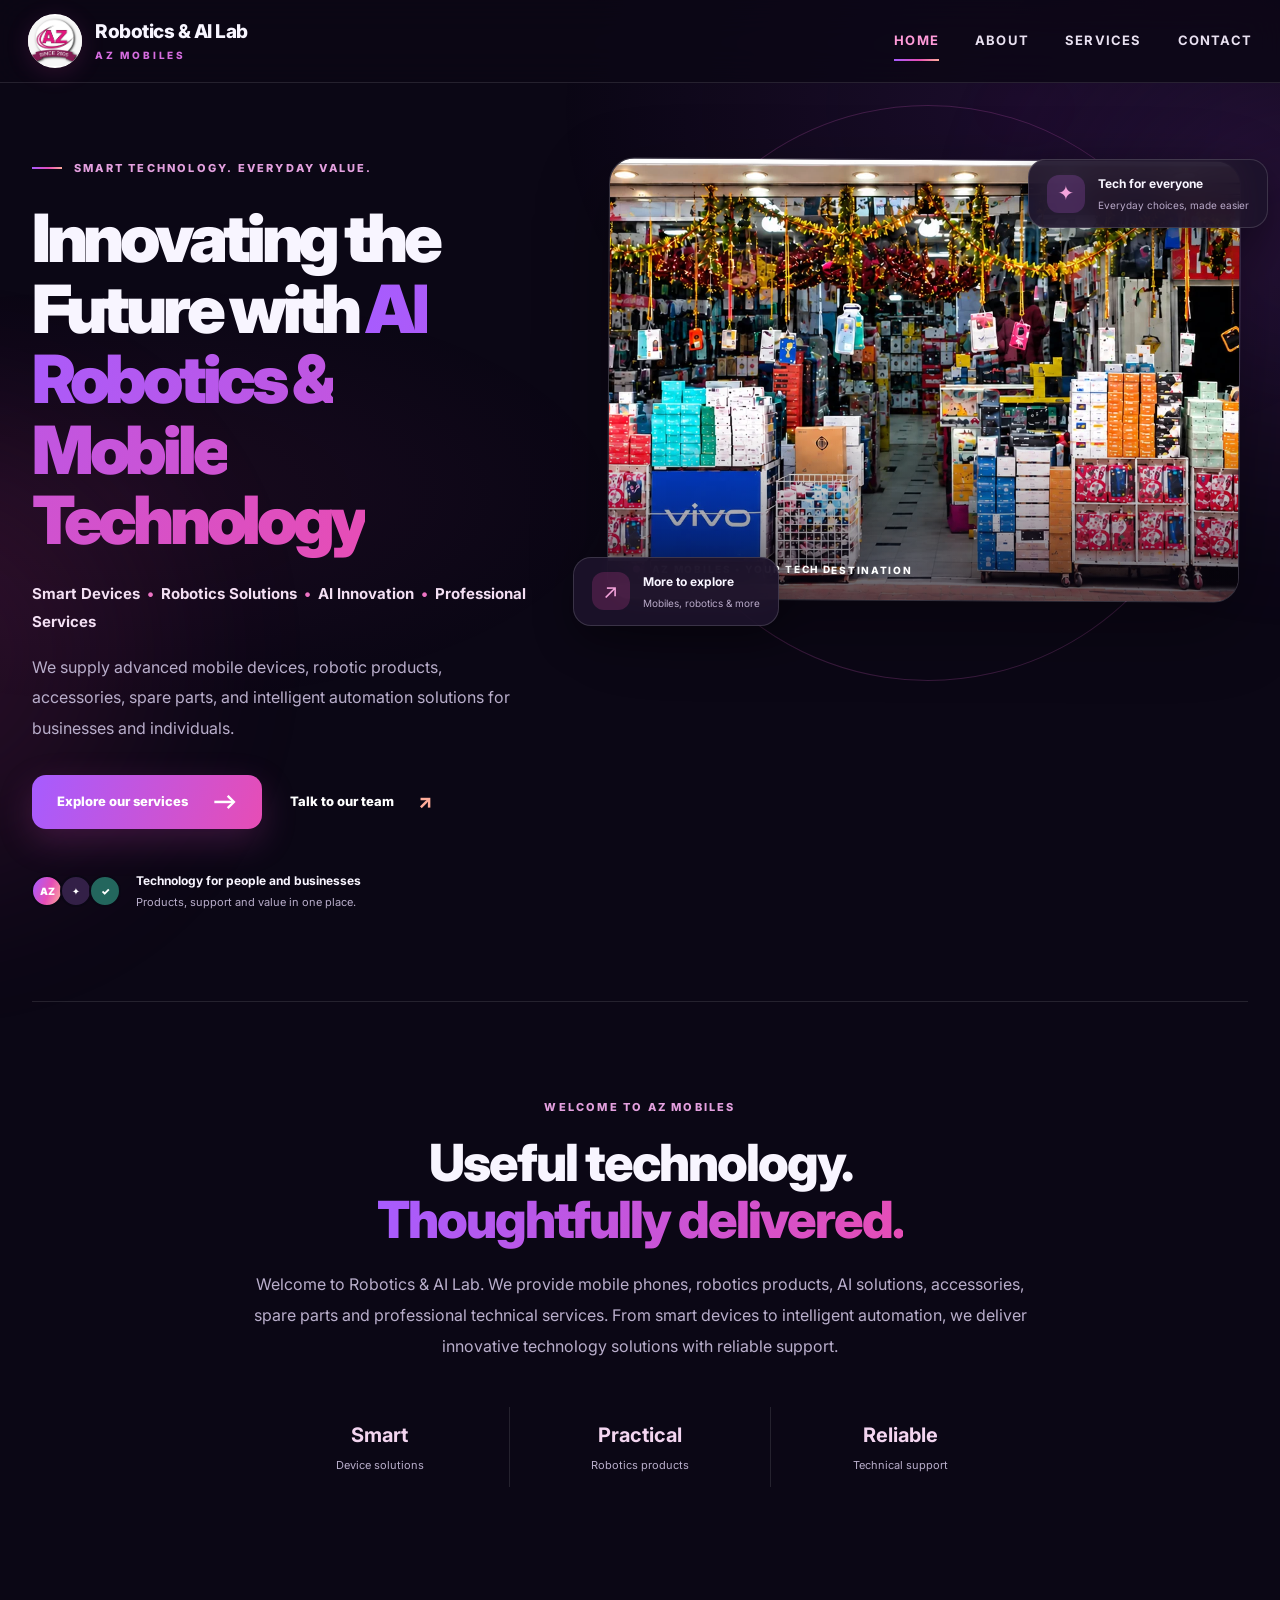
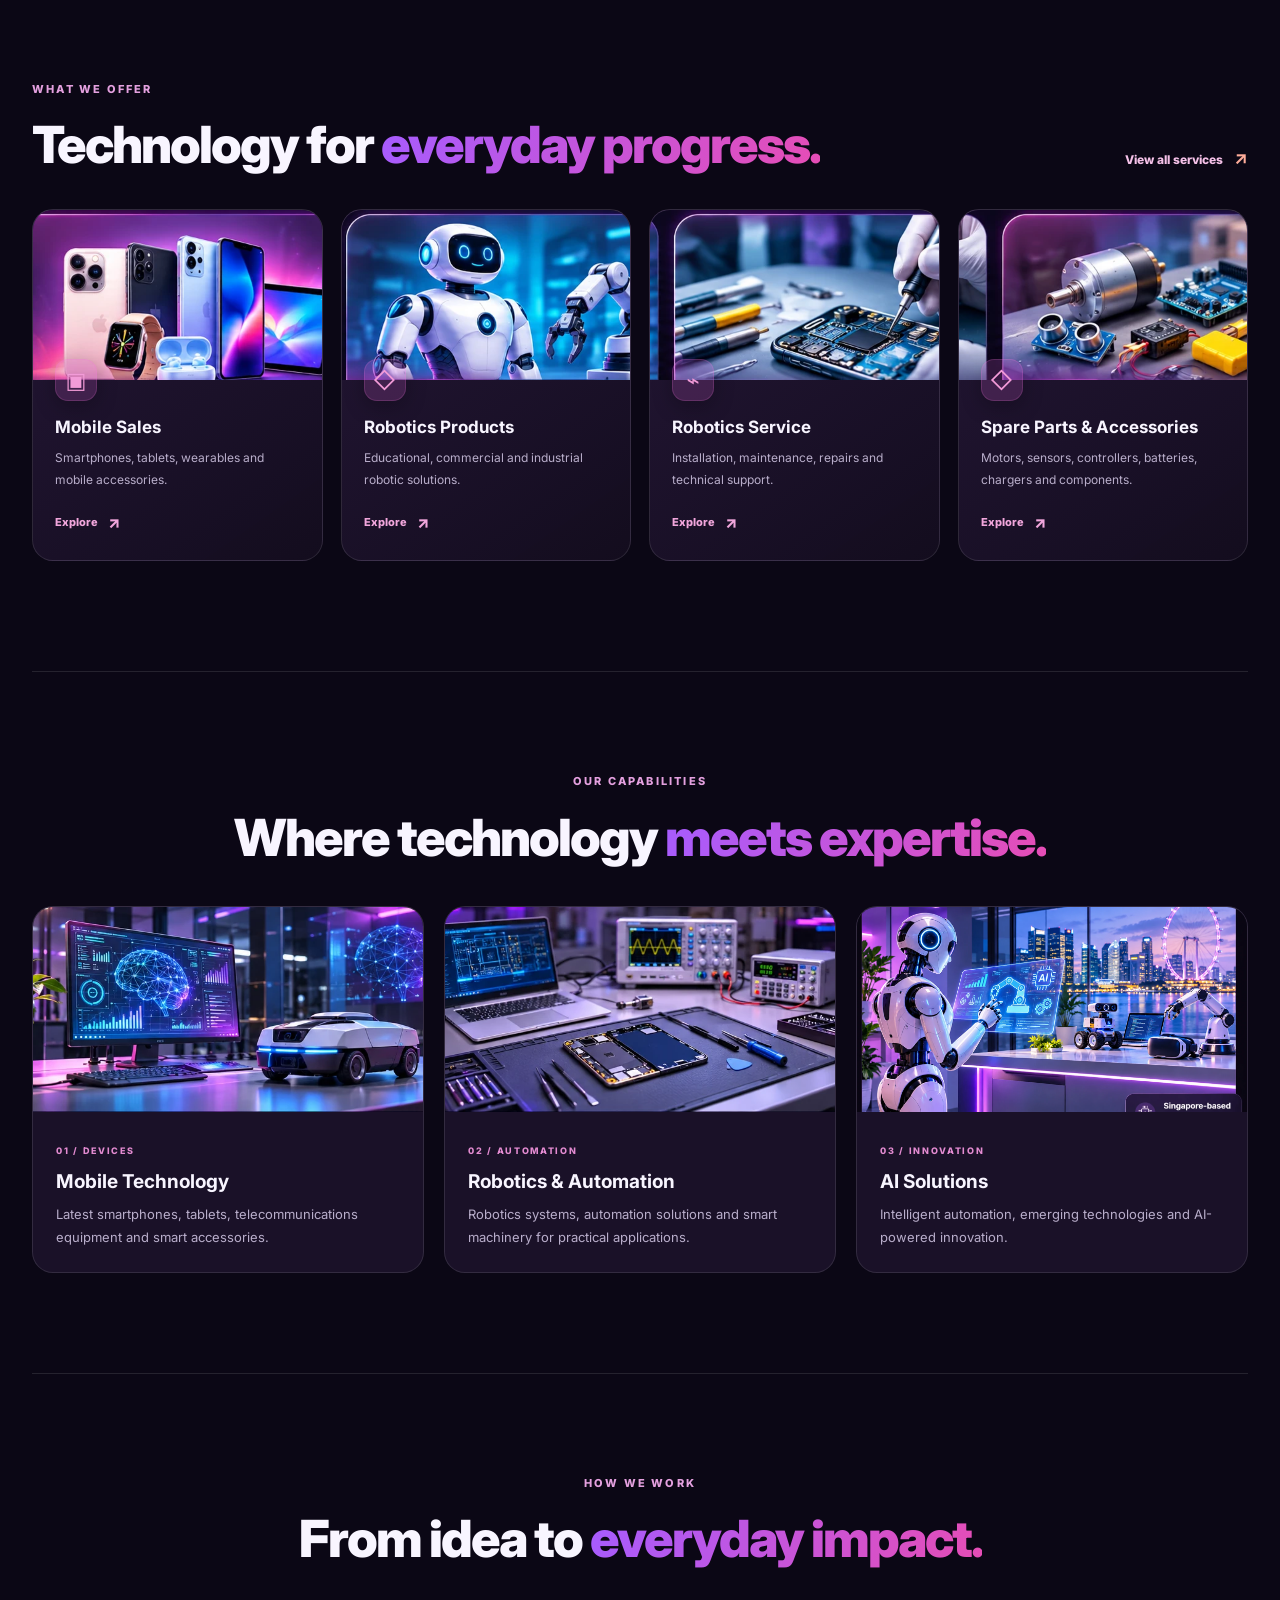
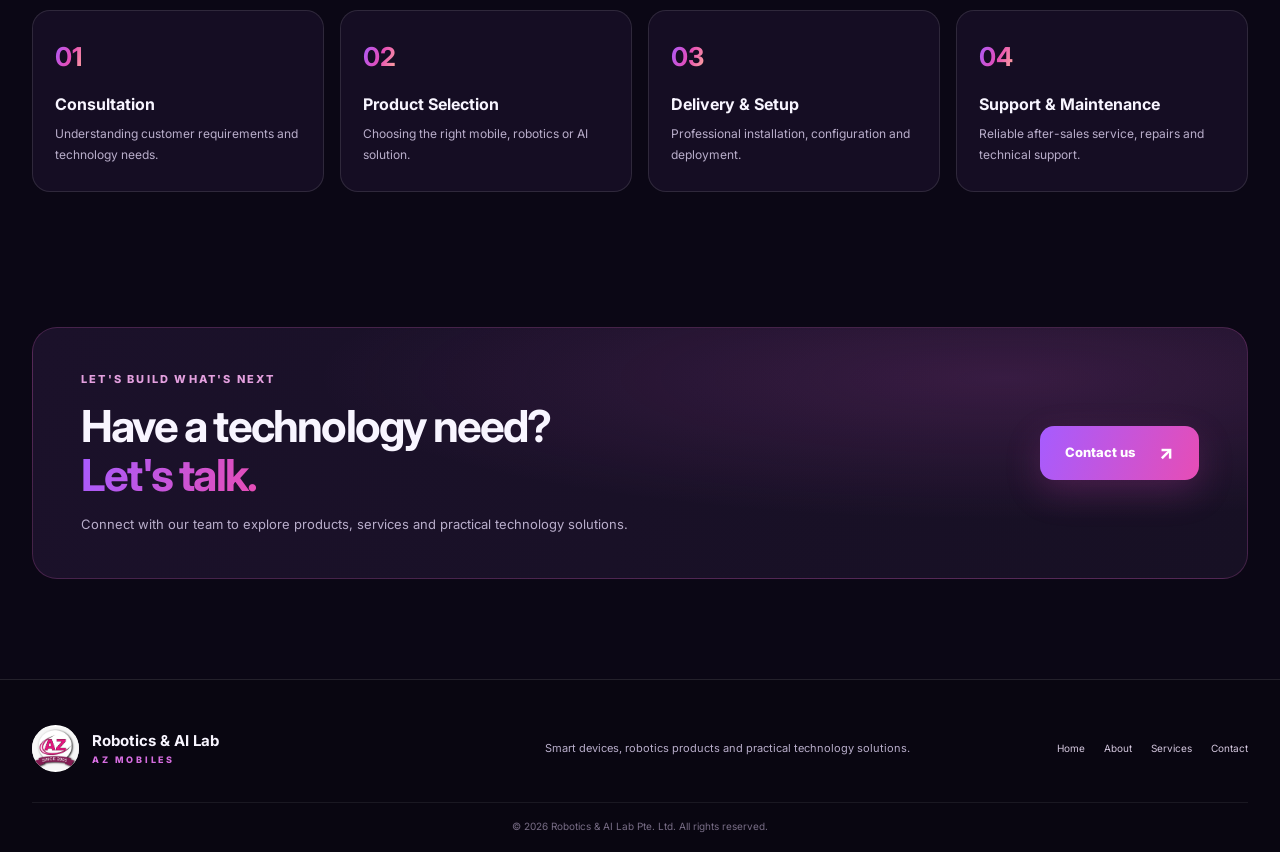
<file: index.html>
<!doctype html>
<html lang="en"><head><meta charset="utf-8"><meta name="viewport" content="width=device-width, initial-scale=1"><meta name="theme-color" content="#0b0715"><meta name="description" content="AZ Mobiles and Robotics & AI Lab — smart devices, robotics products, AI innovation and professional technical services."><title>AZ Mobiles | Robotics &amp; AI Lab</title><link rel="preconnect" href="https://fonts.googleapis.com"><link rel="preconnect" href="https://fonts.gstatic.com" crossorigin><link href="https://fonts.googleapis.com/css2?family=Inter:wght@400;500;600;700;800;900&display=swap" rel="stylesheet"><link rel="stylesheet" href="style.css"></head><body>
<div class="ambient ambient-one"></div><div class="ambient ambient-two"></div>
<header class="site-header"><div class="nav-wrap"><a class="brand" href="index.html" aria-label="AZ Mobiles home"><img src="images/az-since-2005-logo.jpeg" alt="AZ Since 2005 logo"><span class="brand-copy"><strong>Robotics &amp; AI Lab</strong><small>AZ MOBILES</small></span></a><button class="menu-toggle" aria-label="Open navigation" aria-expanded="false"><span></span><span></span><span></span></button><nav class="main-nav" aria-label="Main navigation"><a href="index.html">Home</a><a href="about.html">About</a><a href="services.html">Services</a><a href="contact.html">Contact</a></nav></div></header>
<main>
<section class="hero section-shell"><div class="hero-copy"><div class="eyebrow"><i></i> SMART TECHNOLOGY. EVERYDAY VALUE.</div><h1>Innovating the Future with <span>AI Robotics &amp; Mobile Technology</span></h1><p class="hero-lead">Smart Devices <b>•</b> Robotics Solutions <b>•</b> AI Innovation <b>•</b> Professional Services</p><p class="hero-description">We supply advanced mobile devices, robotic products, accessories, spare parts, and intelligent automation solutions for businesses and individuals.</p><div class="hero-actions"><a class="btn btn-primary" href="services.html">Explore our services <span>⟶</span></a><a class="btn btn-ghost" href="contact.html">Talk to our team <span>↗</span></a></div><div class="hero-proof"><div class="proof-avatars"><span>AZ</span><span>✦</span><span>✓</span></div><div><strong>Technology for people and businesses</strong><small>Products, support and value in one place.</small></div></div></div>
<div class="hero-visual"><div class="visual-ring"></div><div class="hero-photo"><img src="images/az-mobiles-storefront.webp" alt="AZ Mobiles storefront with smartphones and accessories"><div class="photo-label"><i></i> AZ MOBILES • YOUR TECH DESTINATION</div></div><div class="float-chip chip-top"><span class="chip-icon">✦</span><span><strong>Tech for everyone</strong><small>Everyday choices, made easier</small></span></div><div class="float-chip chip-bottom"><span class="chip-icon">↗</span><span><strong>More to explore</strong><small>Mobiles, robotics &amp; more</small></span></div></div></section>
<section class="intro-section section-shell reveal"><div class="section-kicker">WELCOME TO AZ MOBILES</div><h2 class="section-heading">Useful technology.<br><span>Thoughtfully delivered.</span></h2><p class="section-intro">Welcome to Robotics &amp; AI Lab. We provide mobile phones, robotics products, AI solutions, accessories, spare parts and professional technical services. From smart devices to intelligent automation, we deliver innovative technology solutions with reliable support.</p><div class="intro-stats"><div><strong>Smart</strong><span>Device solutions</span></div><div><strong>Practical</strong><span>Robotics products</span></div><div><strong>Reliable</strong><span>Technical support</span></div></div></section>
<section class="services-section section-shell reveal"><div class="section-top"><div><div class="section-kicker">WHAT WE OFFER</div><h2 class="section-heading">Technology for <span>everyday progress.</span></h2></div><a class="section-link" href="services.html">View all services <b>↗</b></a></div><div class="service-grid">
<article class="service-card"><div class="service-image"><img src="images/mobile-devices.webp" alt="Smartphones, tablets and wearable devices"></div><div class="service-body"><div class="service-icon">▣</div><h3>Mobile Sales</h3><p>Smartphones, tablets, wearables and mobile accessories.</p><a href="services.html#mobile" aria-label="Learn about mobile sales">Explore <span>↗</span></a></div></article>
<article class="service-card"><div class="service-image"><img src="images/robotics-products.webp" alt="Educational and commercial robotics products"></div><div class="service-body"><div class="service-icon">◇</div><h3>Robotics Products</h3><p>Educational, commercial and industrial robotic solutions.</p><a href="services.html#robotics" aria-label="Learn about robotics products">Explore <span>↗</span></a></div></article>
<article class="service-card"><div class="service-image"><img src="images/robotics-service.webp" alt="Technician repairing an electronic device"></div><div class="service-body"><div class="service-icon">⌁</div><h3>Robotics Service</h3><p>Installation, maintenance, repairs and technical support.</p><a href="services.html#support" aria-label="Learn about robotics service">Explore <span>↗</span></a></div></article>
<article class="service-card"><div class="service-image"><img src="images/spare-parts-accessories.webp" alt="Electronic components, motors and sensors"></div><div class="service-body"><div class="service-icon">◇</div><h3>Spare Parts &amp; Accessories</h3><p>Motors, sensors, controllers, batteries, chargers and components.</p><a href="services.html#parts" aria-label="Learn about spare parts and accessories">Explore <span>↗</span></a></div></article>
</div></section>
<section class="expertise-section section-shell reveal"><div class="section-kicker">OUR CAPABILITIES</div><h2 class="section-heading centered">Where technology <span>meets expertise.</span></h2><div class="expertise-grid"><article class="expertise-card"><img src="images/expertise-ai-dashboard.webp" alt="AI analytics and autonomous robotics technology"><div><span>01 / DEVICES</span><h3>Mobile Technology</h3><p>Latest smartphones, tablets, telecommunications equipment and smart accessories.</p></div></article><article class="expertise-card"><img src="images/expertise-electronics-workbench.webp" alt="Electronics engineering and testing workbench"><div><span>02 / AUTOMATION</span><h3>Robotics &amp; Automation</h3><p>Robotics systems, automation solutions and smart machinery for practical applications.</p></div></article><article class="expertise-card"><img src="images/expertise-ai-lab.webp" alt="Humanoid robotics and AI innovation laboratory"><div><span>03 / INNOVATION</span><h3>AI Solutions</h3><p>Intelligent automation, emerging technologies and AI-powered innovation.</p></div></article></div></section>
<section class="process-section section-shell reveal"><div class="section-kicker">HOW WE WORK</div><h2 class="section-heading centered">From idea to <span>everyday impact.</span></h2><div class="process-grid"><div class="process-item"><b>01</b><h3>Consultation</h3><p>Understanding customer requirements and technology needs.</p></div><div class="process-item"><b>02</b><h3>Product Selection</h3><p>Choosing the right mobile, robotics or AI solution.</p></div><div class="process-item"><b>03</b><h3>Delivery &amp; Setup</h3><p>Professional installation, configuration and deployment.</p></div><div class="process-item"><b>04</b><h3>Support &amp; Maintenance</h3><p>Reliable after-sales service, repairs and technical support.</p></div></div></section>
<section class="closing-cta section-shell reveal"><div><div class="section-kicker">LET'S BUILD WHAT'S NEXT</div><h2>Have a technology need?<br><span>Let's talk.</span></h2><p>Connect with our team to explore products, services and practical technology solutions.</p></div><a class="btn btn-primary" href="contact.html">Contact us <span>↗</span></a></section>
</main><footer class="site-footer"><div class="footer-inner"><a class="footer-brand" href="index.html"><img src="images/az-since-2005-logo.jpeg" alt="AZ Since 2005"><span><strong>Robotics &amp; AI Lab</strong><small>AZ MOBILES</small></span></a><p>Smart devices, robotics products and practical technology solutions.</p><div class="footer-links"><a href="index.html">Home</a><a href="about.html">About</a><a href="services.html">Services</a><a href="contact.html">Contact</a></div></div><div class="copyright">© 2026 Robotics &amp; AI Lab Pte. Ltd. All rights reserved.</div></footer><script src="script.js"></script></body></html>
</file>
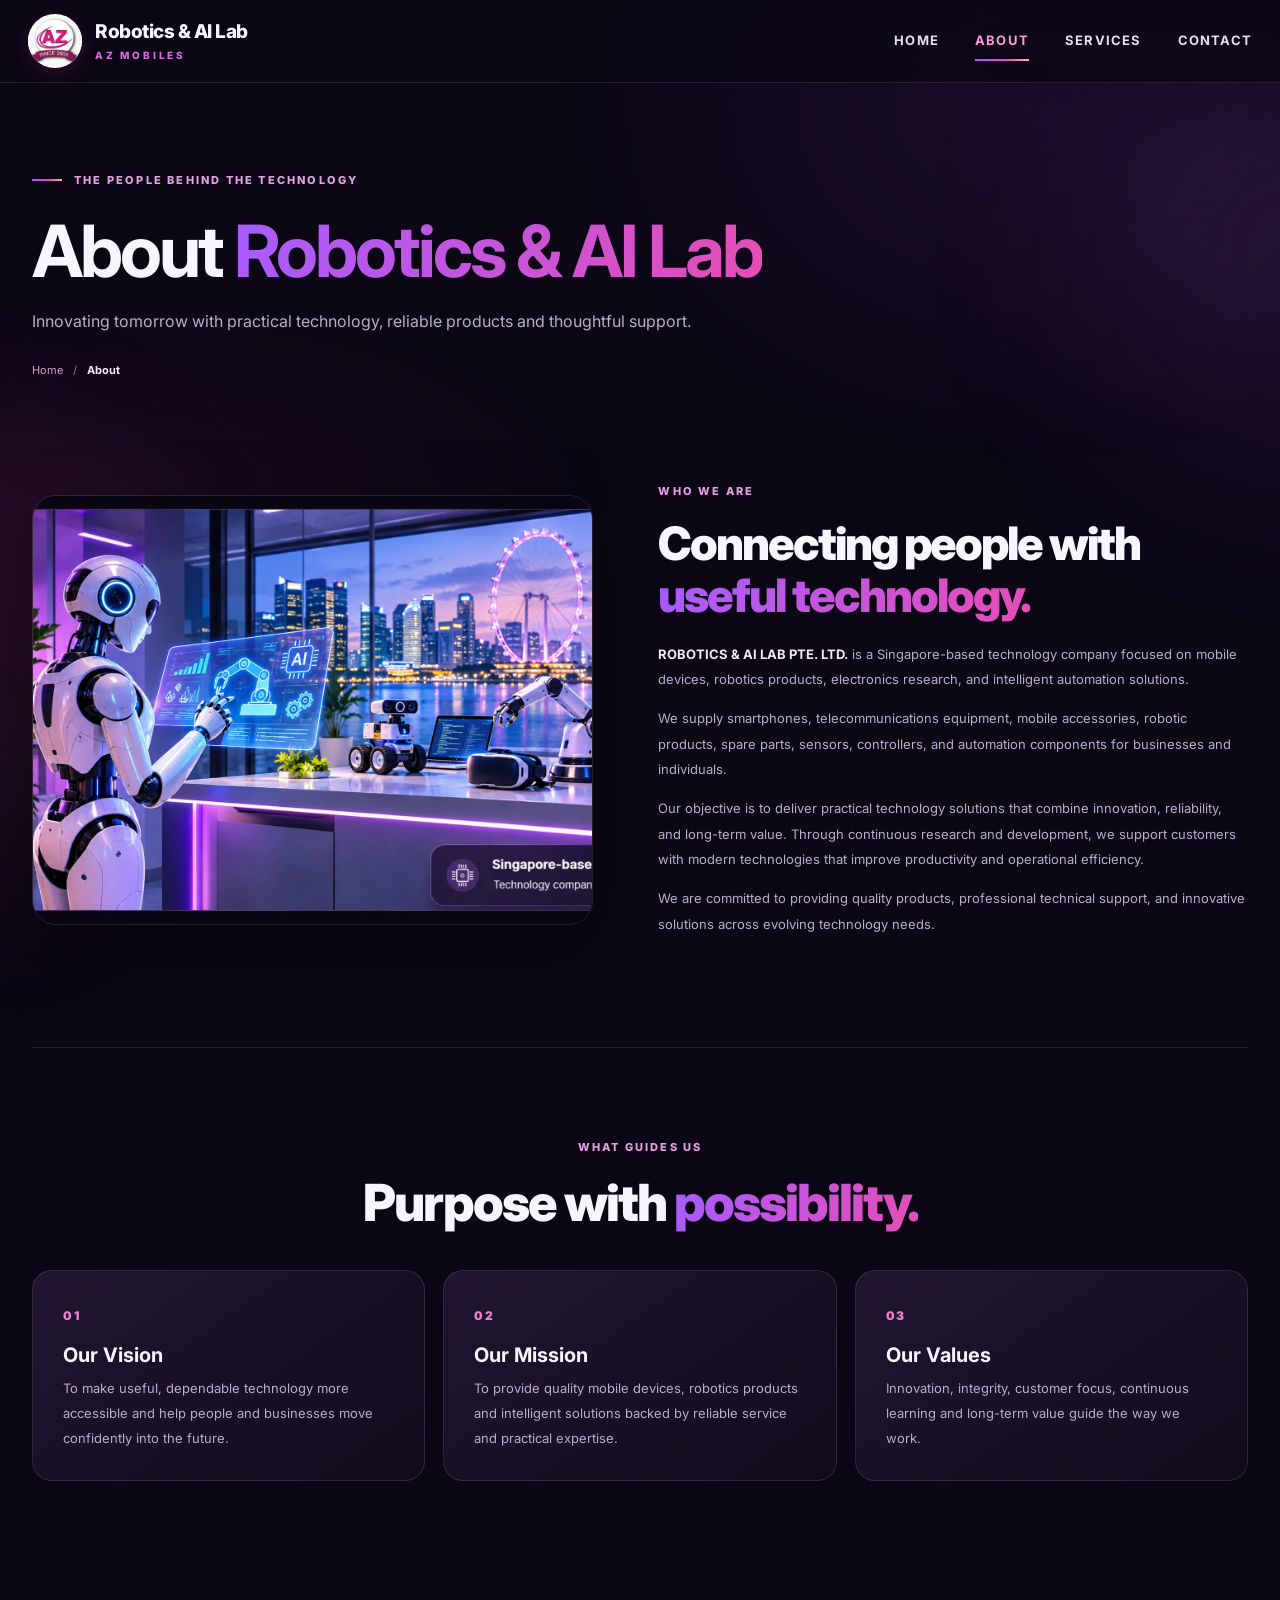
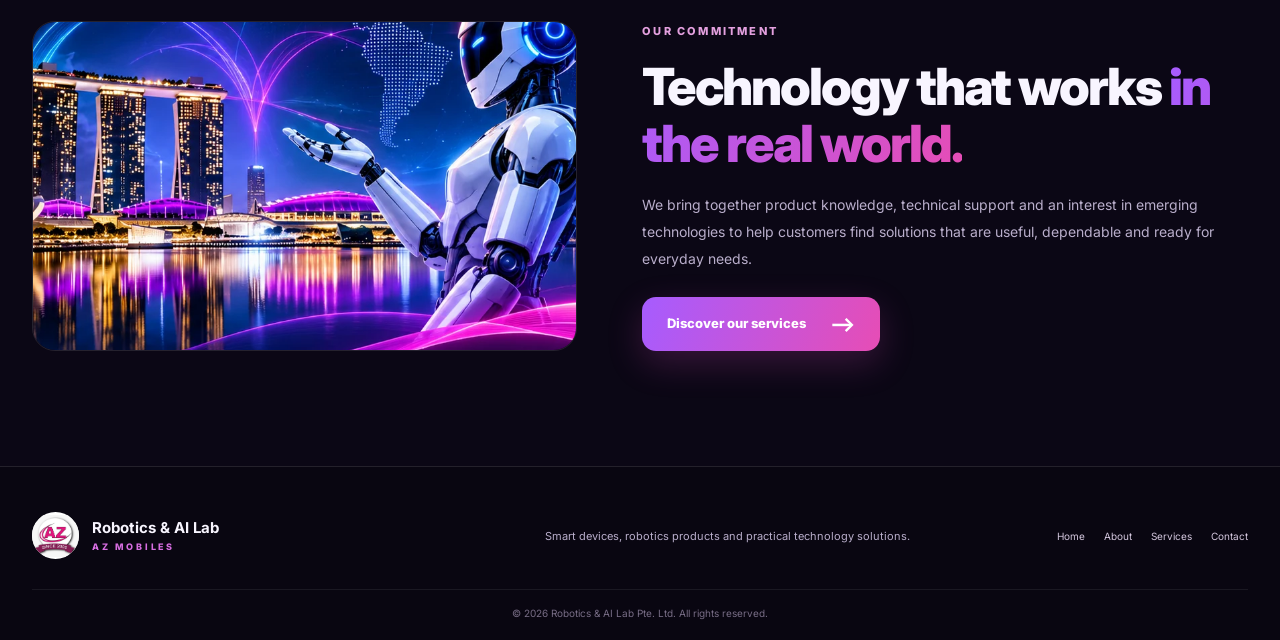
<file: about.html>
<!doctype html><html lang="en"><head><meta charset="utf-8"><meta name="viewport" content="width=device-width, initial-scale=1"><meta name="theme-color" content="#0b0715"><meta name="description" content="Learn about Robotics & AI Lab Pte. Ltd. and AZ Mobiles."><title>About | AZ Mobiles</title><link rel="preconnect" href="https://fonts.googleapis.com"><link rel="preconnect" href="https://fonts.gstatic.com" crossorigin><link href="https://fonts.googleapis.com/css2?family=Inter:wght@400;500;600;700;800;900&display=swap" rel="stylesheet"><link rel="stylesheet" href="style.css"></head><body><div class="ambient ambient-one"></div><div class="ambient ambient-two"></div><header class="site-header"><div class="nav-wrap"><a class="brand" href="index.html" aria-label="AZ Mobiles home"><img src="images/az-since-2005-logo.jpeg" alt="AZ Since 2005 logo"><span class="brand-copy"><strong>Robotics &amp; AI Lab</strong><small>AZ MOBILES</small></span></a><button class="menu-toggle" aria-label="Open navigation" aria-expanded="false"><span></span><span></span><span></span></button><nav class="main-nav" aria-label="Main navigation"><a href="index.html">Home</a><a href="about.html">About</a><a href="services.html">Services</a><a href="contact.html">Contact</a></nav></div></header><main>
<section class="page-hero section-shell"><div class="eyebrow"><i></i> THE PEOPLE BEHIND THE TECHNOLOGY</div><h1>About <span>Robotics &amp; AI Lab</span></h1><p>Innovating tomorrow with practical technology, reliable products and thoughtful support.</p><div class="breadcrumb"><a href="index.html">Home</a><span>/</span><b>About</b></div></section>
<section class="about-story section-shell reveal"><div class="about-photo"><img src="images/singapore-robotics-ai-lab.webp" alt="Premium robotics and AI innovation lab in Singapore with humanoid robot and intelligent automation equipment"></div><div class="about-copy"><div class="section-kicker">WHO WE ARE</div><h2 class="section-heading">Connecting people with <span>useful technology.</span></h2><p><strong>ROBOTICS &amp; AI LAB PTE. LTD.</strong> is a Singapore-based technology company focused on mobile devices, robotics products, electronics research, and intelligent automation solutions.</p><p>We supply smartphones, telecommunications equipment, mobile accessories, robotic products, spare parts, sensors, controllers, and automation components for businesses and individuals.</p><p>Our objective is to deliver practical technology solutions that combine innovation, reliability, and long-term value. Through continuous research and development, we support customers with modern technologies that improve productivity and operational efficiency.</p><p>We are committed to providing quality products, professional technical support, and innovative solutions across evolving technology needs.</p></div></section>
<section class="values-section section-shell reveal"><div class="section-kicker">WHAT GUIDES US</div><h2 class="section-heading centered">Purpose with <span>possibility.</span></h2><div class="values-grid"><article><span>01</span><h3>Our Vision</h3><p>To make useful, dependable technology more accessible and help people and businesses move confidently into the future.</p></article><article><span>02</span><h3>Our Mission</h3><p>To provide quality mobile devices, robotics products and intelligent solutions backed by reliable service and practical expertise.</p></article><article><span>03</span><h3>Our Values</h3><p>Innovation, integrity, customer focus, continuous learning and long-term value guide the way we work.</p></article></div></section>
<section class="about-bottom section-shell reveal"><div class="about-bottom-image"><img src="images/robotics-ai-visual.webp" alt="Robotics and AI technology"></div><div><div class="section-kicker">OUR COMMITMENT</div><h2 class="section-heading">Technology that works <span>in the real world.</span></h2><p>We bring together product knowledge, technical support and an interest in emerging technologies to help customers find solutions that are useful, dependable and ready for everyday needs.</p><a class="btn btn-primary" href="services.html">Discover our services <span>⟶</span></a></div></section>
</main><footer class="site-footer"><div class="footer-inner"><a class="footer-brand" href="index.html"><img src="images/az-since-2005-logo.jpeg" alt="AZ Since 2005"><span><strong>Robotics &amp; AI Lab</strong><small>AZ MOBILES</small></span></a><p>Smart devices, robotics products and practical technology solutions.</p><div class="footer-links"><a href="index.html">Home</a><a href="about.html">About</a><a href="services.html">Services</a><a href="contact.html">Contact</a></div></div><div class="copyright">© 2026 Robotics &amp; AI Lab Pte. Ltd. All rights reserved.</div></footer><script src="script.js"></script></body></html>
</file>
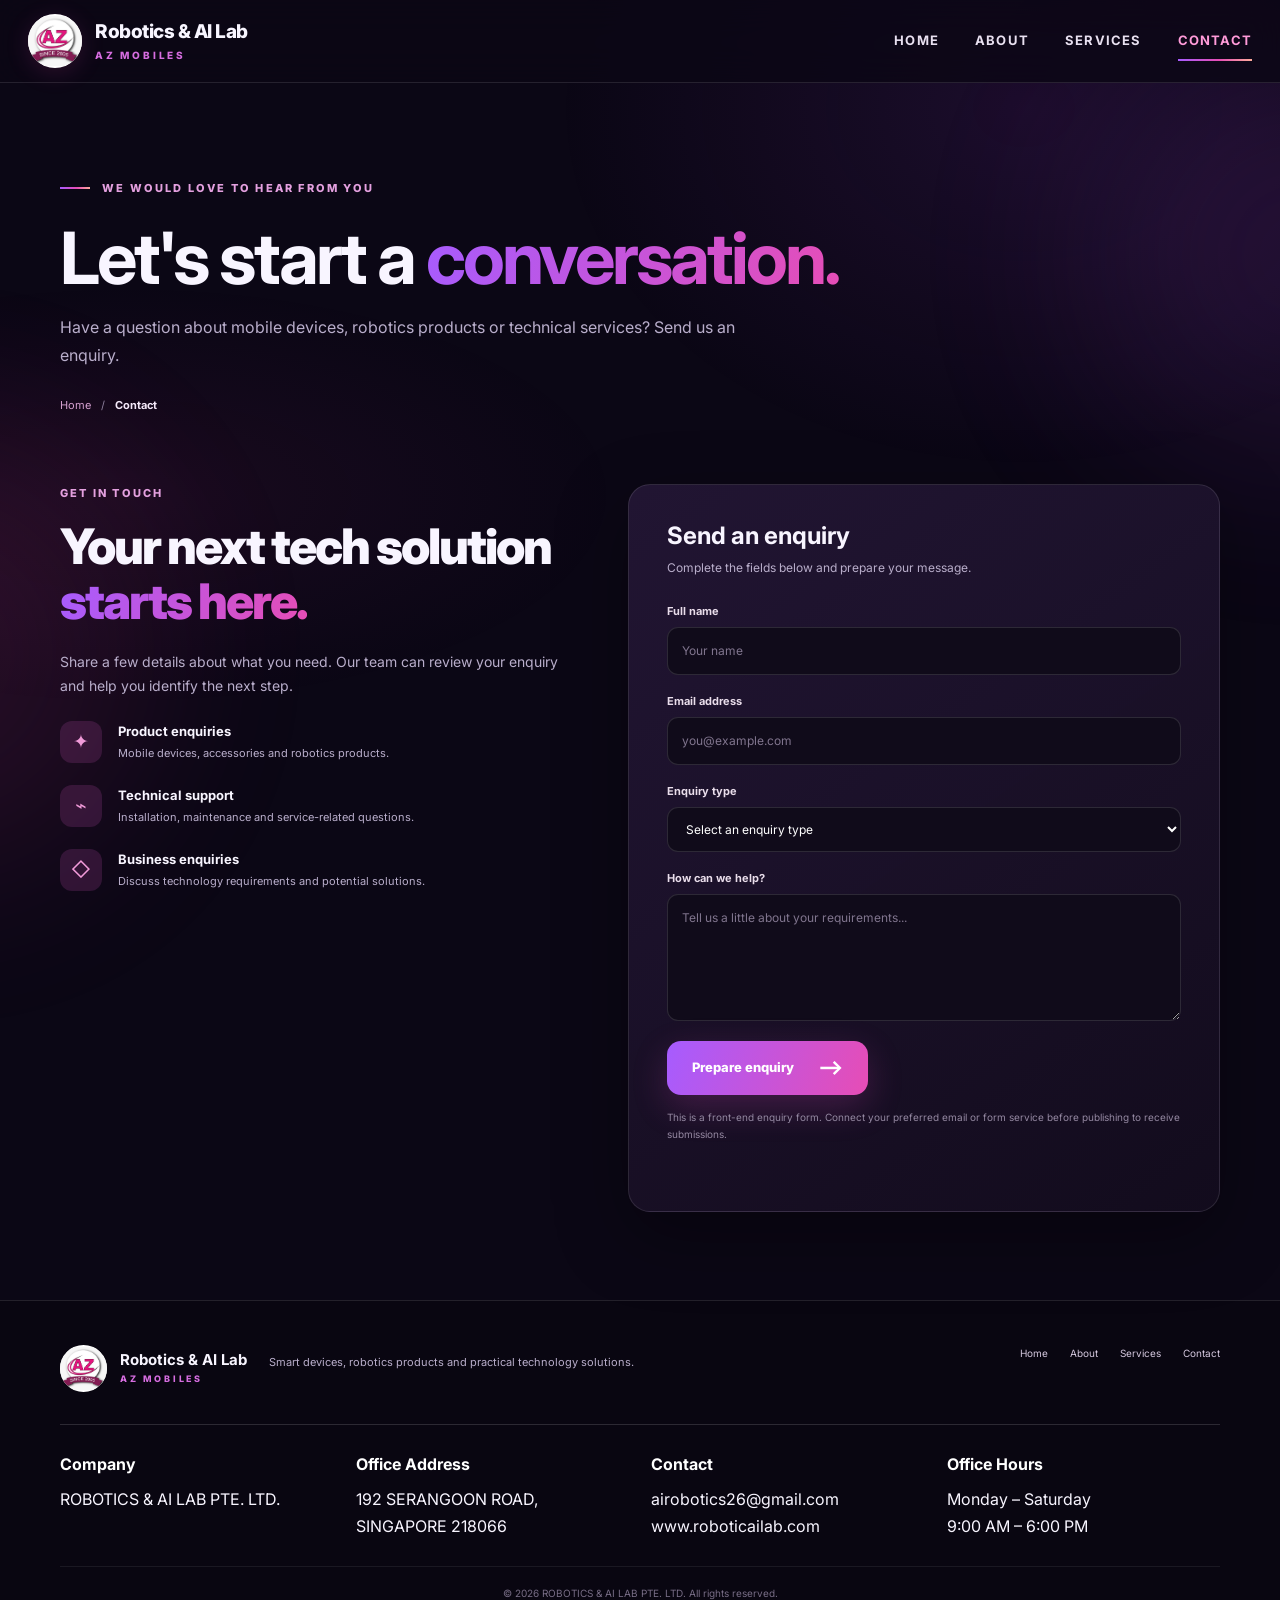
<file: contact.html>
<!doctype html><html lang="en"><head><meta charset="utf-8"><meta name="viewport" content="width=device-width, initial-scale=1"><meta name="theme-color" content="#0b0715"><meta name="description" content="Contact ROBOTICS & AI LAB PTE. LTD. for robotics, AI, mobile technology and technical service enquiries."><title>Contact | ROBOTICS &amp; AI LAB PTE. LTD.</title><link rel="preconnect" href="https://fonts.googleapis.com"><link rel="preconnect" href="https://fonts.gstatic.com" crossorigin><link href="https://fonts.googleapis.com/css2?family=Inter:wght@400;500;600;700;800;900&display=swap" rel="stylesheet"><link rel="stylesheet" href="style.css">
<style>
/* Contact page alignment and responsive refinements */
*,*::before,*::after{box-sizing:border-box}
html{scroll-behavior:smooth}
body{margin:0;overflow-x:hidden}
.section-shell{width:min(1160px,calc(100% - 48px));margin-inline:auto}
.page-hero{padding-block:clamp(54px,8vw,96px) 42px}
.page-hero h1{max-width:900px;line-height:1.08;overflow-wrap:anywhere}
.page-hero>p{max-width:720px;line-height:1.75}
.contact-layout{display:grid;grid-template-columns:minmax(0,.92fr) minmax(0,1.08fr);gap:clamp(28px,5vw,72px);align-items:start;padding-block:28px 88px}
.contact-aside,.contact-form{min-width:0}
.contact-aside>p{max-width:520px;line-height:1.75}
.contact-feature{display:flex;align-items:flex-start;gap:16px;margin-top:22px}
.contact-feature>span{flex:0 0 42px;width:42px;height:42px;display:grid;place-items:center;border-radius:12px}
.contact-feature>div{min-width:0}
.contact-feature small{display:block;line-height:1.6;overflow-wrap:anywhere}
.contact-form{width:100%;padding:clamp(22px,4vw,38px);border-radius:22px}
.contact-form input,.contact-form select,.contact-form textarea{display:block;width:100%;max-width:100%;min-width:0}
.contact-form textarea{resize:vertical}
.contact-form label{display:block;margin-top:17px}
.contact-form .form-submit{max-width:100%}
.site-footer{padding-top:44px}
.footer-inner{width:min(1160px,calc(100% - 48px));margin-inline:auto;display:flex;flex-wrap:wrap;align-items:flex-start;gap:22px}
.footer-brand{flex:0 0 auto;max-width:100%}
.footer-inner>p{flex:1 1 230px;min-width:180px;line-height:1.7;margin:8px 0}
.footer-links{display:flex;flex-wrap:wrap;gap:12px 22px;align-items:center}
.footer-contact{display:grid;grid-template-columns:repeat(4,minmax(0,1fr));gap:22px;width:100%;margin-top:10px;padding:26px 0;border-top:1px solid rgba(255,255,255,.14)}
.footer-contact-item{min-width:0;overflow-wrap:anywhere;line-height:1.7}
.footer-contact-item strong{display:block;margin-bottom:8px;color:#fff}
.footer-contact-item a{overflow-wrap:anywhere;word-break:break-word}
.copyright{width:min(1160px,calc(100% - 48px));margin:0 auto;padding:18px 0;text-align:center;line-height:1.6}
@media(max-width:900px){.contact-layout{grid-template-columns:1fr;gap:34px}.contact-aside{max-width:760px}.contact-form{max-width:760px}.footer-contact{grid-template-columns:repeat(2,minmax(0,1fr))}}
@media(max-width:600px){.section-shell,.footer-inner,.copyright{width:calc(100% - 32px)}.page-hero{padding-top:48px;padding-bottom:28px}.page-hero h1{font-size:clamp(2.2rem,10vw,3.4rem)}.contact-layout{padding-top:18px;padding-bottom:56px;gap:28px}.contact-form{padding:22px 18px;border-radius:18px}.contact-feature{gap:12px;margin-top:18px}.contact-feature>span{flex-basis:38px;width:38px;height:38px}.footer-inner{gap:18px}.footer-links{gap:10px 16px}.footer-contact{grid-template-columns:1fr;gap:18px;padding:22px 0}.footer-contact-item{padding-bottom:14px;border-bottom:1px solid rgba(255,255,255,.09)}.footer-contact-item:last-child{border-bottom:0;padding-bottom:0}.copyright{text-align:left}}
@media(prefers-reduced-motion:reduce){html{scroll-behavior:auto}*,*::before,*::after{animation-duration:.01ms!important;animation-iteration-count:1!important;transition-duration:.01ms!important}}
</style>
</head><body><div class="ambient ambient-one"></div><div class="ambient ambient-two"></div><header class="site-header"><div class="nav-wrap"><a class="brand" href="index.html" aria-label="Robotics and AI Lab home"><img src="images/az-since-2005-logo.jpeg" alt="AZ Since 2005 logo"><span class="brand-copy"><strong>Robotics &amp; AI Lab</strong><small>AZ MOBILES</small></span></a><button class="menu-toggle" aria-label="Open navigation" aria-expanded="false"><span></span><span></span><span></span></button><nav class="main-nav" aria-label="Main navigation"><a href="index.html">Home</a><a href="about.html">About</a><a href="services.html">Services</a><a href="contact.html">Contact</a></nav></div></header><main>
<section class="page-hero section-shell"><div class="eyebrow"><i></i> WE WOULD LOVE TO HEAR FROM YOU</div><h1>Let's start a <span>conversation.</span></h1><p>Have a question about mobile devices, robotics products or technical services? Send us an enquiry.</p><div class="breadcrumb"><a href="index.html">Home</a><span>/</span><b>Contact</b></div></section>
<section class="contact-layout section-shell reveal"><div class="contact-aside"><div class="section-kicker">GET IN TOUCH</div><h2 class="section-heading">Your next tech solution <span>starts here.</span></h2><p>Share a few details about what you need. Our team can review your enquiry and help you identify the next step.</p><div class="contact-feature"><span>✦</span><div><strong>Product enquiries</strong><small>Mobile devices, accessories and robotics products.</small></div></div><div class="contact-feature"><span>⌁</span><div><strong>Technical support</strong><small>Installation, maintenance and service-related questions.</small></div></div><div class="contact-feature"><span>◇</span><div><strong>Business enquiries</strong><small>Discuss technology requirements and potential solutions.</small></div></div></div>
<form class="contact-form" id="contactForm"><h2>Send an enquiry</h2><p class="form-intro">Complete the fields below and prepare your message.</p><label for="name">Full name</label><input id="name" name="name" type="text" placeholder="Your name" required><label for="email">Email address</label><input id="email" name="email" type="email" placeholder="you@example.com" required><label for="topic">Enquiry type</label><select id="topic" name="topic" required><option value="">Select an enquiry type</option><option>Mobile devices &amp; accessories</option><option>Robotics products</option><option>Technical service &amp; support</option><option>Spare parts &amp; components</option><option>Business enquiry</option><option>Other</option></select><label for="message">How can we help?</label><textarea id="message" name="message" rows="5" placeholder="Tell us a little about your requirements..." required></textarea><button class="btn btn-primary form-submit" type="submit">Prepare enquiry <span>⟶</span></button><p class="form-note">This is a front-end enquiry form. Connect your preferred email or form service before publishing to receive submissions.</p><div class="form-status" role="status" aria-live="polite"></div></form></section>
</main><footer class="site-footer"><div class="footer-inner"><a class="footer-brand" href="index.html"><img src="images/az-since-2005-logo.jpeg" alt="AZ Since 2005"><span><strong>Robotics &amp; AI Lab</strong><small>AZ MOBILES</small></span></a><p>Smart devices, robotics products and practical technology solutions.</p><div class="footer-links"><a href="index.html">Home</a><a href="about.html">About</a><a href="services.html">Services</a><a href="contact.html">Contact</a></div><div class="footer-contact"><div class="footer-contact-item"><strong>Company</strong><span>ROBOTICS &amp; AI LAB PTE. LTD.</span></div><div class="footer-contact-item"><strong>Office Address</strong><span>192 SERANGOON ROAD,<br>SINGAPORE 218066</span></div><div class="footer-contact-item"><strong>Contact</strong><a href="mailto:airobotics26@gmail.com">airobotics26@gmail.com</a><br><a href="https://www.roboticailab.com" target="_blank" rel="noopener">www.roboticailab.com</a></div><div class="footer-contact-item"><strong>Office Hours</strong><span>Monday – Saturday<br>9:00 AM – 6:00 PM</span></div></div></div><div class="copyright">© 2026 ROBOTICS &amp; AI LAB PTE. LTD. All rights reserved.</div></footer><script src="script.js"></script></body></html>
</file>
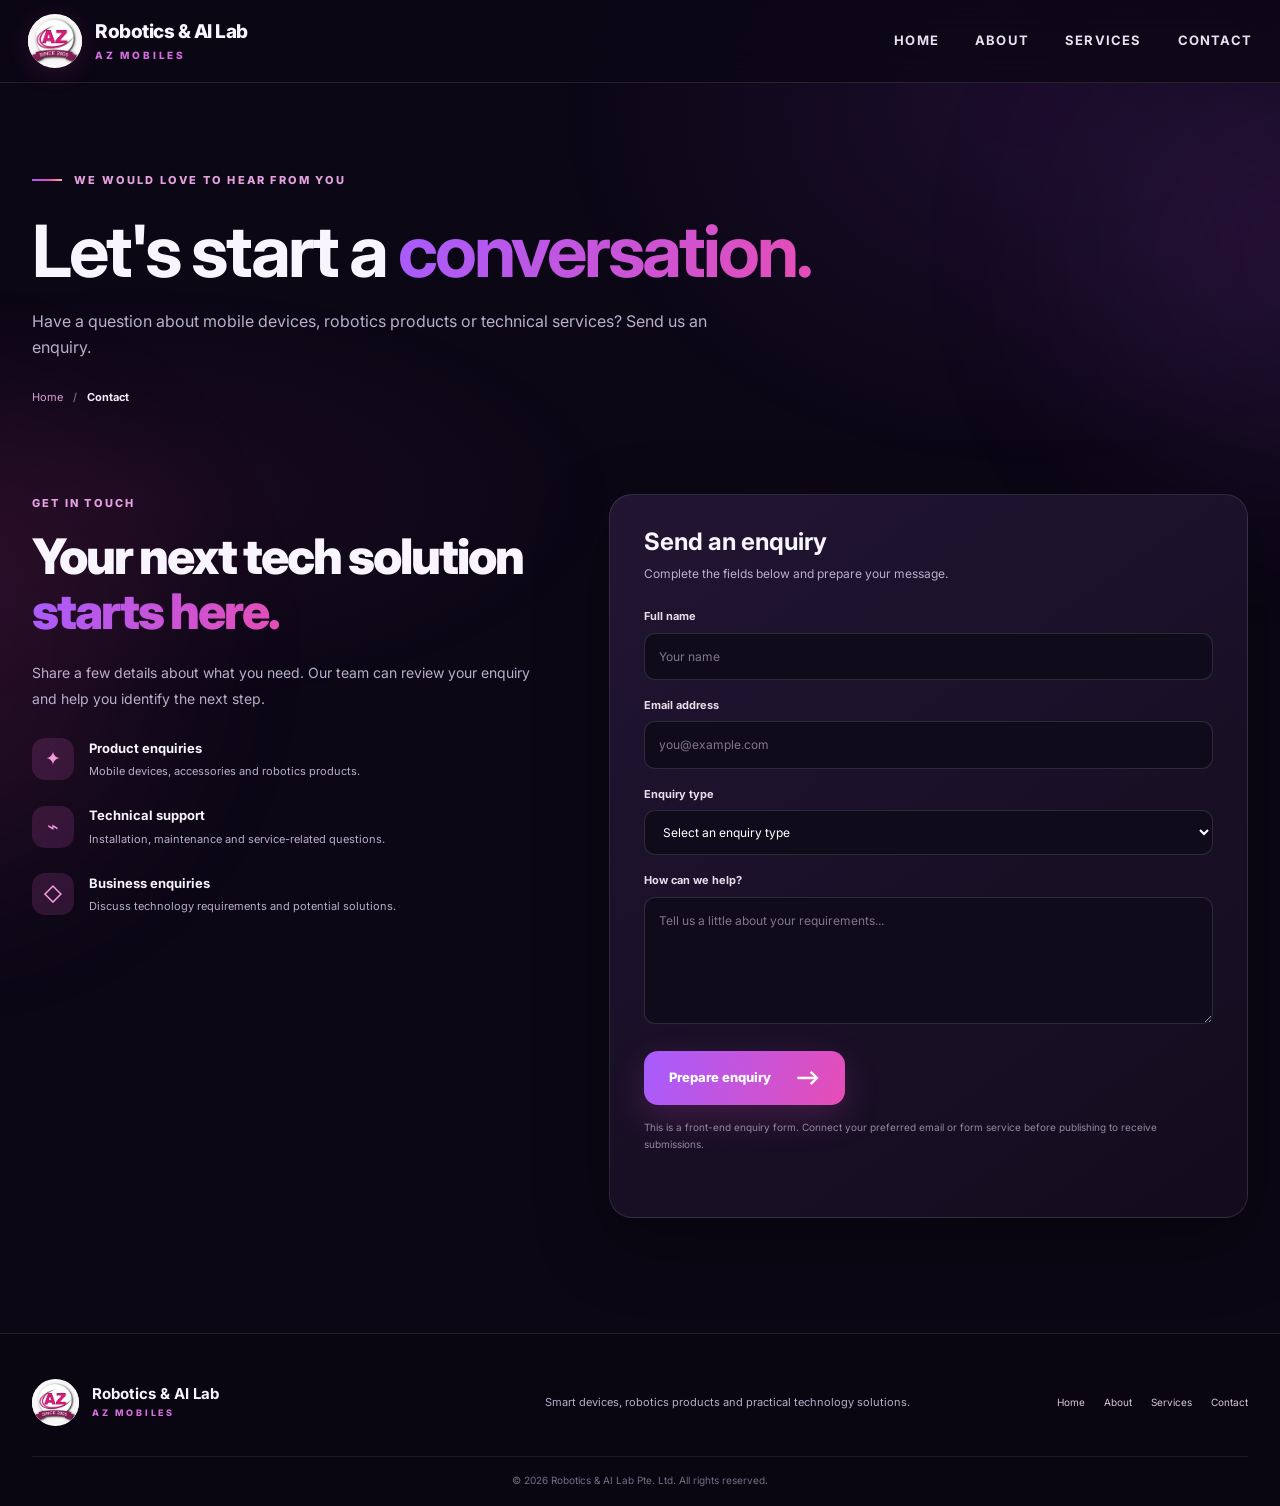
<file: contact1.html>
<!doctype html><html lang="en"><head><meta charset="utf-8"><meta name="viewport" content="width=device-width, initial-scale=1"><meta name="theme-color" content="#0b0715"><meta name="description" content="Contact AZ Mobiles and Robotics & AI Lab for product and service enquiries."><title>Contact | AZ Mobiles</title><link rel="preconnect" href="https://fonts.googleapis.com"><link rel="preconnect" href="https://fonts.gstatic.com" crossorigin><link href="https://fonts.googleapis.com/css2?family=Inter:wght@400;500;600;700;800;900&display=swap" rel="stylesheet"><link rel="stylesheet" href="style.css"></head><body><div class="ambient ambient-one"></div><div class="ambient ambient-two"></div><header class="site-header"><div class="nav-wrap"><a class="brand" href="index.html" aria-label="AZ Mobiles home"><img src="images/az-since-2005-logo.jpeg" alt="AZ Since 2005 logo"><span class="brand-copy"><strong>Robotics &amp; AI Lab</strong><small>AZ MOBILES</small></span></a><button class="menu-toggle" aria-label="Open navigation" aria-expanded="false"><span></span><span></span><span></span></button><nav class="main-nav" aria-label="Main navigation"><a href="index.html">Home</a><a href="about.html">About</a><a href="services.html">Services</a><a href="contact.html">Contact</a></nav></div></header><main>
<section class="page-hero section-shell"><div class="eyebrow"><i></i> WE WOULD LOVE TO HEAR FROM YOU</div><h1>Let's start a <span>conversation.</span></h1><p>Have a question about mobile devices, robotics products or technical services? Send us an enquiry.</p><div class="breadcrumb"><a href="index.html">Home</a><span>/</span><b>Contact</b></div></section>
<section class="contact-layout section-shell reveal"><div class="contact-aside"><div class="section-kicker">GET IN TOUCH</div><h2 class="section-heading">Your next tech solution <span>starts here.</span></h2><p>Share a few details about what you need. Our team can review your enquiry and help you identify the next step.</p><div class="contact-feature"><span>✦</span><div><strong>Product enquiries</strong><small>Mobile devices, accessories and robotics products.</small></div></div><div class="contact-feature"><span>⌁</span><div><strong>Technical support</strong><small>Installation, maintenance and service-related questions.</small></div></div><div class="contact-feature"><span>◇</span><div><strong>Business enquiries</strong><small>Discuss technology requirements and potential solutions.</small></div></div></div>
<form class="contact-form" id="contactForm"><h2>Send an enquiry</h2><p class="form-intro">Complete the fields below and prepare your message.</p><label for="name">Full name</label><input id="name" name="name" type="text" placeholder="Your name" required><label for="email">Email address</label><input id="email" name="email" type="email" placeholder="you@example.com" required><label for="topic">Enquiry type</label><select id="topic" name="topic" required><option value="">Select an enquiry type</option><option>Mobile devices &amp; accessories</option><option>Robotics products</option><option>Technical service &amp; support</option><option>Spare parts &amp; components</option><option>Business enquiry</option><option>Other</option></select><label for="message">How can we help?</label><textarea id="message" name="message" rows="5" placeholder="Tell us a little about your requirements..." required></textarea><button class="btn btn-primary form-submit" type="submit">Prepare enquiry <span>⟶</span></button><p class="form-note">This is a front-end enquiry form. Connect your preferred email or form service before publishing to receive submissions.</p><div class="form-status" role="status" aria-live="polite"></div></form></section>
</main><footer class="site-footer"><div class="footer-inner"><a class="footer-brand" href="index.html"><img src="images/az-since-2005-logo.jpeg" alt="AZ Since 2005"><span><strong>Robotics &amp; AI Lab</strong><small>AZ MOBILES</small></span></a><p>Smart devices, robotics products and practical technology solutions.</p><div class="footer-links"><a href="index.html">Home</a><a href="about.html">About</a><a href="services.html">Services</a><a href="contact.html">Contact</a></div></div><div class="copyright">© 2026 Robotics &amp; AI Lab Pte. Ltd. All rights reserved.</div></footer><script src="script.js"></script></body></html>
</file>
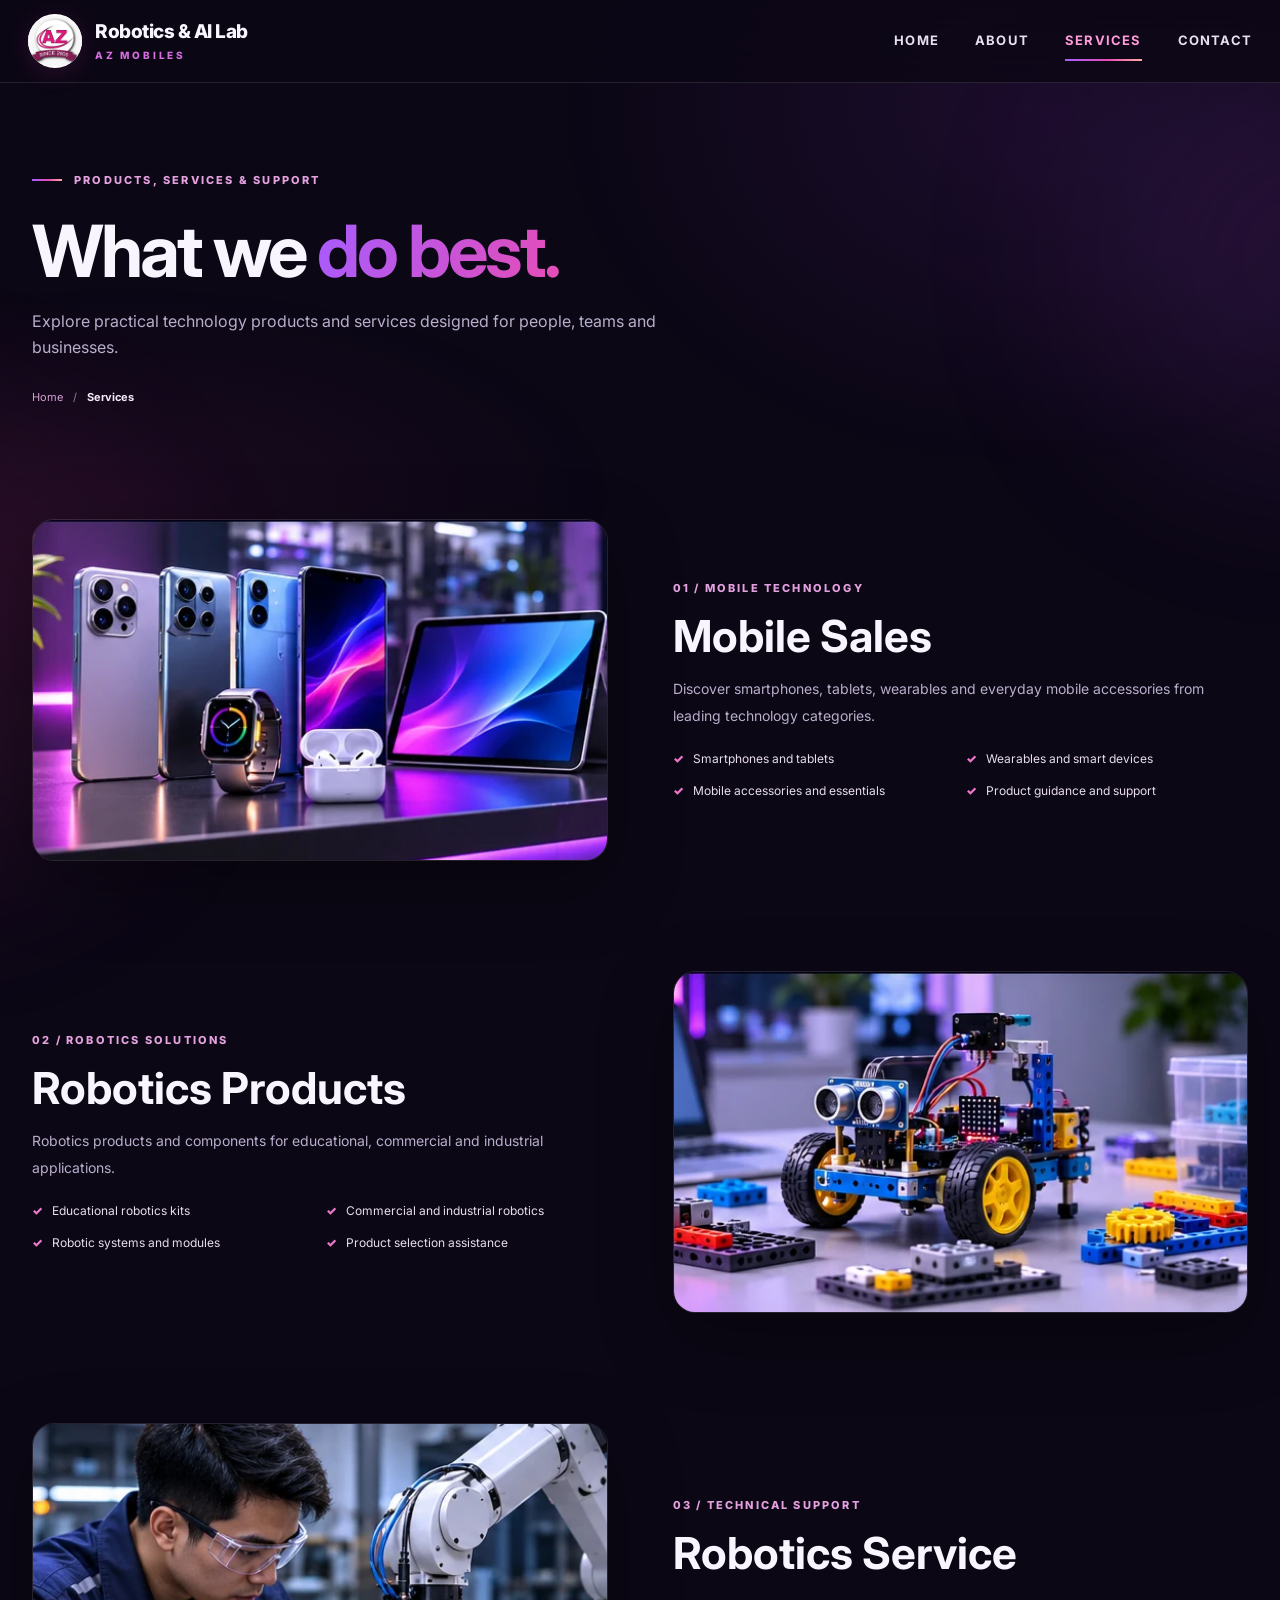
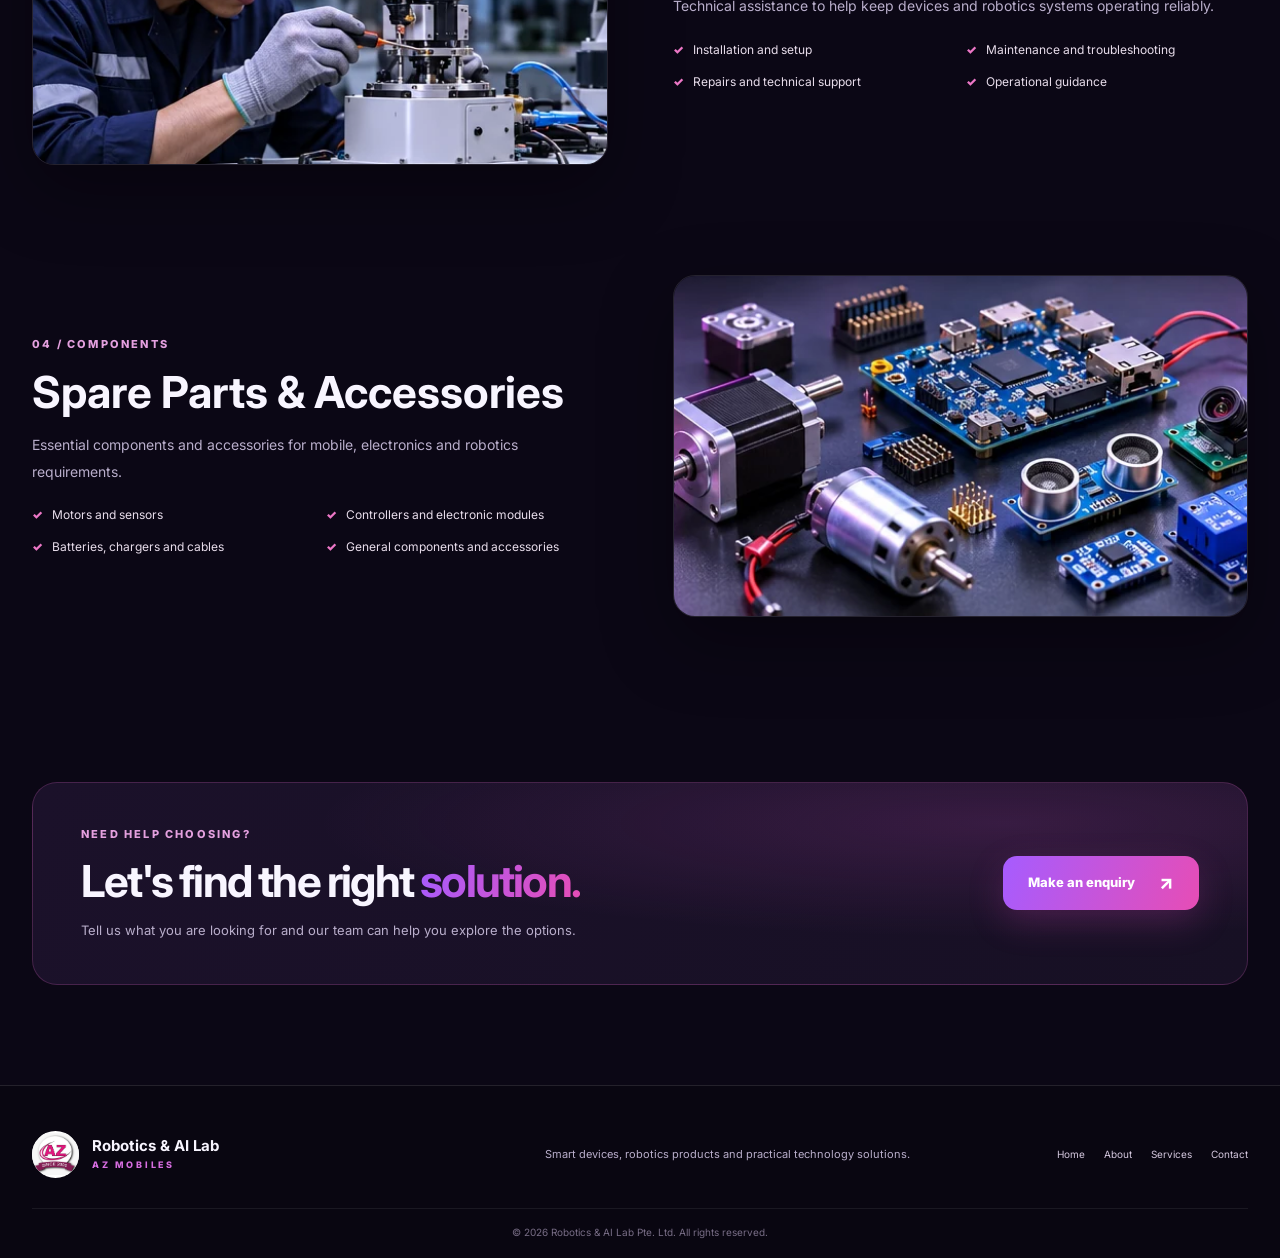
<file: services.html>
<!doctype html><html lang="en"><head><meta charset="utf-8"><meta name="viewport" content="width=device-width, initial-scale=1"><meta name="theme-color" content="#0b0715"><meta name="description" content="Explore mobile sales, robotics products, technical service, spare parts and AI solutions from AZ Mobiles."><title>Services | AZ Mobiles</title><link rel="preconnect" href="https://fonts.googleapis.com"><link rel="preconnect" href="https://fonts.gstatic.com" crossorigin><link href="https://fonts.googleapis.com/css2?family=Inter:wght@400;500;600;700;800;900&display=swap" rel="stylesheet"><link rel="stylesheet" href="style.css"></head><body><div class="ambient ambient-one"></div><div class="ambient ambient-two"></div><header class="site-header"><div class="nav-wrap"><a class="brand" href="index.html" aria-label="AZ Mobiles home"><img src="images/az-since-2005-logo.jpeg" alt="AZ Since 2005 logo"><span class="brand-copy"><strong>Robotics &amp; AI Lab</strong><small>AZ MOBILES</small></span></a><button class="menu-toggle" aria-label="Open navigation" aria-expanded="false"><span></span><span></span><span></span></button><nav class="main-nav" aria-label="Main navigation"><a href="index.html">Home</a><a href="about.html">About</a><a href="services.html">Services</a><a href="contact.html">Contact</a></nav></div></header><main>
<section class="page-hero section-shell"><div class="eyebrow"><i></i> PRODUCTS, SERVICES &amp; SUPPORT</div><h1>What we <span>do best.</span></h1><p>Explore practical technology products and services designed for people, teams and businesses.</p><div class="breadcrumb"><a href="index.html">Home</a><span>/</span><b>Services</b></div></section>
<section class="service-detail-list section-shell">
<article class="service-detail reveal" id="mobile"><div class="detail-image"><img src="images/service-mobile-products.webp" alt="Premium smartphones, tablets and smart devices"></div><div class="detail-copy"><div class="section-kicker">01 / MOBILE TECHNOLOGY</div><h2>Mobile Sales</h2><p>Discover smartphones, tablets, wearables and everyday mobile accessories from leading technology categories.</p><ul><li>Smartphones and tablets</li><li>Wearables and smart devices</li><li>Mobile accessories and essentials</li><li>Product guidance and support</li></ul></div></article>
<article class="service-detail reverse reveal" id="robotics"><div class="detail-image"><img src="images/service-robotics-kit.webp" alt="Educational robotics kit and programmable robot"></div><div class="detail-copy"><div class="section-kicker">02 / ROBOTICS SOLUTIONS</div><h2>Robotics Products</h2><p>Robotics products and components for educational, commercial and industrial applications.</p><ul><li>Educational robotics kits</li><li>Commercial and industrial robotics</li><li>Robotic systems and modules</li><li>Product selection assistance</li></ul></div></article>
<article class="service-detail reveal" id="support"><div class="detail-image"><img src="images/service-robotics-maintenance.webp" alt="Technician maintaining an industrial robotic arm"></div><div class="detail-copy"><div class="section-kicker">03 / TECHNICAL SUPPORT</div><h2>Robotics Service</h2><p>Technical assistance to help keep devices and robotics systems operating reliably.</p><ul><li>Installation and setup</li><li>Maintenance and troubleshooting</li><li>Repairs and technical support</li><li>Operational guidance</li></ul></div></article>
<article class="service-detail reverse reveal" id="parts"><div class="detail-image"><img src="images/service-components.webp" alt="Electronic components, sensors and motors"></div><div class="detail-copy"><div class="section-kicker">04 / COMPONENTS</div><h2>Spare Parts &amp; Accessories</h2><p>Essential components and accessories for mobile, electronics and robotics requirements.</p><ul><li>Motors and sensors</li><li>Controllers and electronic modules</li><li>Batteries, chargers and cables</li><li>General components and accessories</li></ul></div></article>
</section>
<section class="closing-cta section-shell reveal"><div><div class="section-kicker">NEED HELP CHOOSING?</div><h2>Let's find the right <span>solution.</span></h2><p>Tell us what you are looking for and our team can help you explore the options.</p></div><a class="btn btn-primary" href="contact.html">Make an enquiry <span>↗</span></a></section>
</main><footer class="site-footer"><div class="footer-inner"><a class="footer-brand" href="index.html"><img src="images/az-since-2005-logo.jpeg" alt="AZ Since 2005"><span><strong>Robotics &amp; AI Lab</strong><small>AZ MOBILES</small></span></a><p>Smart devices, robotics products and practical technology solutions.</p><div class="footer-links"><a href="index.html">Home</a><a href="about.html">About</a><a href="services.html">Services</a><a href="contact.html">Contact</a></div></div><div class="copyright">© 2026 Robotics &amp; AI Lab Pte. Ltd. All rights reserved.</div></footer><script src="script.js"></script></body></html>
</file>
<file: style.css>
/* AZ MOBILES / ROBOTICS & AI LAB — responsive premium theme */
:root{--bg:#0b0715;--bg2:#120b20;--panel:#1a1128;--panel2:#21152f;--text:#f8f5ff;--muted:#b9aecb;--pink:#ef4fb5;--purple:#a65cff;--peach:#ffad9b;--line:rgba(255,255,255,.11);--grad:linear-gradient(110deg,#a65cff 0%,#e64db6 55%,#ffad9b 100%);--shadow:0 24px 70px rgba(0,0,0,.34);--radius:24px;--max:1240px}
*{box-sizing:border-box;margin:0;padding:0}html{scroll-behavior:smooth;scroll-padding-top:90px}body{font-family:Inter,system-ui,-apple-system,Segoe UI,sans-serif;background:var(--bg);color:var(--text);line-height:1.65;overflow-x:hidden}body:before{content:"";position:fixed;inset:0;pointer-events:none;z-index:-3;background:radial-gradient(ellipse at 80% 12%,rgba(116,45,161,.16),transparent 32%),radial-gradient(ellipse at 10% 55%,rgba(173,49,135,.09),transparent 30%)}a{color:inherit;text-decoration:none}img{display:block;max-width:100%}button,input,textarea,select{font:inherit}.ambient{position:fixed;z-index:-2;width:420px;height:420px;border-radius:50%;filter:blur(100px);opacity:.13;pointer-events:none}.ambient-one{background:#a345d9;top:5%;right:-230px}.ambient-two{background:#e43f9e;bottom:4%;left:-280px}.section-shell{width:min(var(--max),calc(100% - 64px));margin-inline:auto}.site-header{position:sticky;top:0;z-index:1000;background:rgba(11,7,21,.82);border-bottom:1px solid var(--line);backdrop-filter:blur(18px);-webkit-backdrop-filter:blur(18px)}.nav-wrap{width:min(1380px,calc(100% - 56px));height:82px;margin:auto;display:flex;align-items:center;justify-content:space-between;gap:28px}.brand,.footer-brand{display:flex;align-items:center;gap:13px;min-width:0}.brand img{width:54px;height:54px;object-fit:contain;border-radius:50%;background:#fff;box-shadow:0 5px 24px rgba(229,69,170,.16)}.brand-copy,.footer-brand span{display:flex;flex-direction:column;line-height:1.2}.brand-copy strong{font-size:19px;font-weight:800;letter-spacing:-.5px}.brand-copy small,.footer-brand small{margin-top:5px;font-size:10px;letter-spacing:2.8px;font-weight:800;color:#d66de0}.main-nav{display:flex;align-items:center;gap:36px}.main-nav a{position:relative;color:#e8e0f0;font-size:13px;font-weight:700;letter-spacing:1.2px;text-transform:uppercase;padding:12px 0;transition:color .25s}.main-nav a:after{content:"";position:absolute;left:0;bottom:3px;width:0;height:2px;background:var(--grad);transition:width .3s}.main-nav a:hover,.main-nav a[aria-current="page"]{color:#ff9bd9}.main-nav a:hover:after,.main-nav a[aria-current="page"]:after{width:100%}.menu-toggle{display:none;width:46px;height:44px;border:1px solid var(--line);border-radius:13px;background:#1a1128;align-items:center;justify-content:center;flex-direction:column;gap:5px;cursor:pointer}.menu-toggle span{width:19px;height:2px;border-radius:2px;background:#fff;transition:transform .25s,opacity .25s}.menu-toggle.active span:nth-child(1){transform:translateY(7px) rotate(45deg)}.menu-toggle.active span:nth-child(2){opacity:0}.menu-toggle.active span:nth-child(3){transform:translateY(-7px) rotate(-45deg)}
.hero{min-height:690px;padding:76px 0 90px;display:grid;grid-template-columns:.88fr 1.12fr;align-items:center;gap:6%;position:relative}.hero-copy{position:relative;z-index:2}.eyebrow,.section-kicker{display:flex;align-items:center;gap:12px;color:#e4a0df;font-size:11px;font-weight:800;letter-spacing:2.2px;text-transform:uppercase}.eyebrow i{display:inline-block;width:30px;height:2px;background:var(--grad)}h1,h2,h3{line-height:1.12}.hero h1{font-size:clamp(48px,5.2vw,76px);font-weight:900;letter-spacing:-4.3px;line-height:1.06;margin:26px 0 24px}.hero h1 span,.section-heading span,.page-hero h1 span,.closing-cta h2 span{background:var(--grad);background-size:180% 180%;-webkit-background-clip:text;background-clip:text;color:transparent;animation:gradientFlow 8s ease infinite}.hero-lead{font-size:15px;font-weight:700;color:#f3dff3;line-height:1.9}.hero-lead b{color:#ed73c4;padding:0 3px}.hero-description{max-width:560px;margin-top:15px;color:var(--muted);font-size:16px;line-height:1.9}.hero-actions{display:flex;align-items:center;gap:28px;flex-wrap:wrap;margin-top:32px}.btn{min-height:54px;display:inline-flex;align-items:center;justify-content:center;gap:24px;padding:0 25px;border:0;border-radius:14px;font-size:13px;font-weight:800;transition:transform .3s,box-shadow .3s,border-color .3s;cursor:pointer}.btn span{font-size:19px;transition:transform .3s}.btn:hover{transform:translateY(-4px)}.btn:hover span{transform:translateX(5px)}.btn-primary{color:#fff;background:var(--grad);background-size:180% 180%;box-shadow:0 12px 35px rgba(202,65,174,.24);animation:gradientFlow 8s ease infinite}.btn-primary:hover{box-shadow:0 18px 42px rgba(202,65,174,.38)}.btn-ghost{padding-inline:0;color:#fff;background:transparent}.btn-ghost span{color:var(--peach)}.hero-proof{display:flex;align-items:center;gap:15px;margin-top:42px}.proof-avatars{display:flex;padding-left:2px}.proof-avatars span{width:32px;height:32px;border:2px solid var(--bg);border-radius:50%;display:grid;place-items:center;margin-left:-3px;background:var(--grad);font-size:10px;font-weight:900;color:#fff}.proof-avatars span:nth-child(2){background:#332047}.proof-avatars span:nth-child(3){background:#23665d}.hero-proof strong,.hero-proof small{display:block}.hero-proof strong{font-size:12px}.hero-proof small{font-size:11px;color:var(--muted);margin-top:2px}.hero-visual{position:relative;min-width:0;padding:25px 8px 25px 0;transform:translateZ(0)}.visual-ring{position:absolute;width:90%;aspect-ratio:1;max-height:600px;border:1px solid rgba(220,96,201,.22);border-radius:50%;top:50%;left:50%;transform:translate(-50%,-50%) rotate(-13deg);animation:ringPulse 9s ease-in-out infinite}.hero-photo{position:relative;z-index:1;overflow:hidden;border-radius:25px;border:1px solid rgba(255,255,255,.18);box-shadow:var(--shadow);transform:rotate(.3deg);animation:photoFloat 8s ease-in-out infinite}.hero-photo:after{content:"";position:absolute;inset:0;background:linear-gradient(0deg,rgba(10,6,19,.68),transparent 38%);pointer-events:none}.hero-photo img{width:100%;height:440px;object-fit:cover;object-position:center;transition:transform 1s}.hero-photo:hover img{transform:scale(1.045)}.photo-label{position:absolute;z-index:2;bottom:22px;left:25px;font-size:10px;font-weight:800;letter-spacing:1.7px;color:#fff}.photo-label i{display:inline-block;width:7px;height:7px;border-radius:50%;background:#ff76c8;box-shadow:0 0 12px #ff76c8;margin-right:8px}.float-chip{position:absolute;z-index:3;display:flex;align-items:center;gap:13px;padding:14px 18px;border:1px solid rgba(255,255,255,.14);border-radius:18px;background:rgba(29,19,43,.91);box-shadow:0 15px 40px rgba(0,0,0,.32);backdrop-filter:blur(14px);animation:chipFloat 6s ease-in-out infinite}.float-chip strong,.float-chip small{display:block}.float-chip strong{font-size:12px}.float-chip small{font-size:10px;color:#b8a9c8;margin-top:3px}.chip-icon{width:38px;height:38px;display:grid;place-items:center;border-radius:12px;background:rgba(167,83,204,.25);color:#f5a4dc;font-size:20px}.chip-top{top:0;right:-20px}.chip-bottom{bottom:0;left:-35px;animation-delay:-3s}.chip-bottom .chip-icon{background:rgba(215,68,158,.22)}
.intro-section{padding:96px 0 105px;text-align:center;border-top:1px solid var(--line)}.section-kicker{justify-content:center}.section-heading{font-size:clamp(34px,4vw,52px);font-weight:850;letter-spacing:-2px;margin:18px 0 20px}.section-intro{max-width:790px;margin:0 auto;color:var(--muted);font-size:16px;line-height:1.95}.intro-stats{display:flex;justify-content:center;gap:0;margin:45px auto 0;max-width:780px}.intro-stats div{flex:1;padding:12px 22px;border-right:1px solid var(--line)}.intro-stats div:last-child{border:0}.intro-stats strong,.intro-stats span{display:block}.intro-stats strong{font-size:20px;color:#f3d5f0}.intro-stats span{font-size:11px;color:var(--muted);margin-top:4px}
.services-section{padding:88px 0 110px}.section-top{display:flex;align-items:end;justify-content:space-between;gap:25px;margin-bottom:36px}.section-top .section-kicker{justify-content:flex-start}.section-top .section-heading{margin-bottom:0}.section-link{font-size:12px;font-weight:800;color:#f5c1e8;white-space:nowrap}.section-link b{color:var(--peach);font-size:18px;margin-left:8px}.service-grid{display:grid;grid-template-columns:repeat(4,minmax(0,1fr));gap:18px}.service-card{overflow:hidden;border:1px solid var(--line);border-radius:21px;background:linear-gradient(145deg,rgba(40,25,58,.92),rgba(20,13,31,.96));transition:transform .4s,border-color .4s,box-shadow .4s}.service-card:hover{transform:translateY(-9px);border-color:rgba(237,91,190,.6);box-shadow:0 22px 55px rgba(0,0,0,.32),0 0 25px rgba(210,67,171,.09)}.service-image{height:170px;overflow:hidden;background:#1d142c}.service-image img{width:100%;height:100%;object-fit:cover;transition:transform .7s}.service-card:hover .service-image img{transform:scale(1.08)}.service-body{position:relative;padding:23px 22px 25px}.service-icon{width:42px;height:42px;border-radius:13px;background:rgba(202,89,200,.2);border:1px solid rgba(233,116,210,.2);display:grid;place-items:center;color:#f29bd8;font-size:22px;margin-top:-44px;position:relative;z-index:2;box-shadow:0 6px 20px rgba(0,0,0,.25)}.service-body h3{font-size:17px;margin:17px 0 10px}.service-body p{font-size:12px;color:var(--muted);line-height:1.8;min-height:44px}.service-body a{display:inline-flex;gap:10px;align-items:center;margin-top:18px;color:#f1a6dc;font-size:11px;font-weight:800}.service-body a span{font-size:16px;transition:transform .25s}.service-body a:hover span{transform:translate(3px,-3px)}
.expertise-section{padding:100px 0;border-top:1px solid var(--line)}.centered{text-align:center}.expertise-grid{display:grid;grid-template-columns:repeat(3,1fr);gap:20px;margin-top:40px}.expertise-card{overflow:hidden;border-radius:21px;border:1px solid var(--line);background:var(--panel);transition:transform .35s,border-color .35s}.expertise-card:hover{transform:translateY(-7px);border-color:rgba(230,93,190,.5)}.expertise-card img{width:100%;height:205px;object-fit:cover}.expertise-card div{padding:23px}.expertise-card span{font-size:9px;letter-spacing:1.7px;color:#e38bd1;font-weight:800}.expertise-card h3{font-size:19px;margin:10px 0}.expertise-card p{font-size:13px;color:var(--muted);line-height:1.8}
.process-section{padding:100px 0 115px;border-top:1px solid var(--line)}.process-grid{display:grid;grid-template-columns:repeat(4,1fr);gap:16px;margin-top:42px}.process-item{padding:25px 22px;border:1px solid var(--line);border-radius:18px;background:rgba(29,18,43,.65)}.process-item>b{font-size:26px;background:var(--grad);-webkit-background-clip:text;background-clip:text;color:transparent}.process-item h3{font-size:16px;margin:17px 0 9px}.process-item p{font-size:12px;color:var(--muted);line-height:1.8}
.closing-cta{margin-top:20px;margin-bottom:100px;padding:42px 48px;border:1px solid rgba(226,102,195,.22);border-radius:25px;background:radial-gradient(ellipse at 80% 20%,rgba(184,72,180,.2),transparent 50%),linear-gradient(110deg,#1b112a,#171024);display:flex;align-items:center;justify-content:space-between;gap:28px}.closing-cta .section-kicker{justify-content:flex-start}.closing-cta h2{font-size:clamp(30px,3.5vw,44px);letter-spacing:-1.8px;margin:14px 0}.closing-cta p{color:var(--muted);font-size:13px;max-width:600px}
.page-hero{padding:88px 0 58px;position:relative}.page-hero .eyebrow{justify-content:flex-start}.page-hero h1{font-size:clamp(46px,6vw,72px);letter-spacing:-3px;margin:22px 0 16px}.page-hero>p{font-size:16px;color:var(--muted);max-width:690px}.breadcrumb{display:flex;gap:10px;margin-top:27px;font-size:11px;color:#8f829f}.breadcrumb a{color:#d6a1d1}.breadcrumb b{color:#f5eafa}
.about-story{display:grid;grid-template-columns:1fr 1.05fr;gap:65px;align-items:center;padding:45px 0 110px}.about-photo{position:relative}.about-photo>img{width:100%;height:430px;object-fit:cover;border-radius:24px;border:1px solid var(--line);box-shadow:var(--shadow)}.photo-glass-note{position:absolute;right:-18px;bottom:25px;padding:16px 20px;border-radius:15px;border:1px solid var(--line);background:rgba(28,17,43,.92);backdrop-filter:blur(12px)}.photo-glass-note strong,.photo-glass-note small{display:block}.photo-glass-note strong{font-size:13px}.photo-glass-note small{font-size:10px;color:var(--muted)}.about-copy .section-kicker{justify-content:flex-start}.about-copy .section-heading{font-size:clamp(32px,3.6vw,47px)}.about-copy p{font-size:13px;color:var(--muted);line-height:1.95;margin-top:14px}.about-copy p strong{color:#f6e9f6}.values-section{padding:90px 0 110px;border-top:1px solid var(--line)}.values-grid{display:grid;grid-template-columns:repeat(3,1fr);gap:18px;margin-top:38px}.values-grid article{padding:30px;border:1px solid var(--line);border-radius:20px;background:linear-gradient(145deg,rgba(37,23,54,.85),rgba(20,13,31,.8))}.values-grid article>span{font-size:12px;font-weight:900;color:#ed80cc;letter-spacing:1.5px}.values-grid h3{font-size:20px;margin:17px 0 10px}.values-grid p{font-size:13px;color:var(--muted);line-height:1.9}.about-bottom{display:grid;grid-template-columns:.9fr 1fr;gap:65px;align-items:center;padding:30px 0 115px}.about-bottom-image img{width:100%;height:330px;object-fit:cover;border-radius:23px;border:1px solid var(--line)}.about-bottom .section-kicker{justify-content:flex-start}.about-bottom p{font-size:14px;color:var(--muted);line-height:1.9;margin:0 0 25px}
.service-detail-list{padding:20px 0 70px}.service-detail{display:grid;grid-template-columns:1fr 1fr;align-items:center;gap:65px;padding:35px 0 75px;scroll-margin-top:110px}.service-detail.reverse .detail-image{order:2}.detail-image{overflow:hidden;border-radius:22px;border:1px solid var(--line);box-shadow:var(--shadow)}.detail-image img{width:100%;height:340px;object-fit:cover;transition:transform .8s}.detail-image:hover img{transform:scale(1.05)}.detail-copy .section-kicker{justify-content:flex-start}.detail-copy h2{font-size:clamp(30px,3.6vw,44px);margin:15px 0}.detail-copy p{font-size:14px;color:var(--muted);line-height:1.9}.detail-copy ul{list-style:none;margin-top:20px;display:grid;grid-template-columns:1fr 1fr;gap:12px}.detail-copy li{font-size:12px;color:#e8ddeb;padding-left:20px;position:relative}.detail-copy li:before{content:"✓";position:absolute;left:0;color:#ed77c7;font-weight:900}
.contact-layout{display:grid;grid-template-columns:.9fr 1.1fr;gap:55px;align-items:start;padding:30px 0 115px}.contact-aside .section-kicker{justify-content:flex-start}.contact-aside .section-heading{font-size:clamp(34px,4vw,49px)}.contact-aside>p{font-size:14px;color:var(--muted);line-height:1.9}.contact-feature{display:flex;gap:15px;align-items:center;margin-top:25px}.contact-feature>span{width:42px;height:42px;flex:0 0 42px;border-radius:13px;background:rgba(205,82,190,.18);display:grid;place-items:center;color:#f19bd9;font-size:19px}.contact-feature strong,.contact-feature small{display:block}.contact-feature strong{font-size:13px}.contact-feature small{font-size:11px;color:var(--muted);margin-top:3px}.contact-art{width:100%;height:180px;object-fit:cover;object-position:center 40%;border-radius:18px;margin-top:35px;opacity:.82}.contact-form{padding:34px;border:1px solid var(--line);border-radius:23px;background:linear-gradient(145deg,rgba(35,22,52,.95),rgba(19,12,30,.96));box-shadow:var(--shadow)}.contact-form h2{font-size:24px}.form-intro{font-size:12px;color:var(--muted);margin:8px 0 24px}.contact-form label{display:block;font-size:11px;font-weight:700;color:#e9ddeb;margin:16px 0 7px}.contact-form input,.contact-form select,.contact-form textarea{width:100%;border:1px solid rgba(255,255,255,.12);border-radius:11px;background:#100b1a;color:#fff;padding:13px 14px;outline:none;font-size:12px;transition:border-color .25s,box-shadow .25s}.contact-form input:focus,.contact-form select:focus,.contact-form textarea:focus{border-color:#dc69bf;box-shadow:0 0 0 3px rgba(220,105,191,.12)}.contact-form input::placeholder,.contact-form textarea::placeholder{color:#80758e}.contact-form select option{background:#160f22}.contact-form textarea{resize:vertical;min-height:120px}.form-submit{margin-top:20px}.form-note{font-size:10px;color:#9488a1;line-height:1.7;margin-top:14px}.form-status{font-size:12px;color:#ffb5e3;margin-top:10px;min-height:20px}
.site-footer{border-top:1px solid var(--line);background:#090611;padding:45px 0 18px}.footer-inner{width:min(var(--max),calc(100% - 64px));margin:auto;display:grid;grid-template-columns:1fr 1fr auto;align-items:center;gap:25px}.footer-brand img{width:47px;height:47px;object-fit:contain;background:#fff;border-radius:50%}.footer-brand strong{font-size:15px}.footer-brand small{font-size:9px}.footer-inner>p{font-size:11px;color:var(--muted)}.footer-links{display:flex;gap:19px;flex-wrap:wrap}.footer-links a{font-size:10px;color:#d5c8df}.footer-links a:hover{color:#f28bd1}.copyright{width:min(var(--max),calc(100% - 64px));margin:30px auto 0;padding-top:15px;border-top:1px solid rgba(255,255,255,.07);text-align:center;font-size:10px;color:#786d86}
.reveal{opacity:0;transform:translateY(28px);transition:opacity .8s ease,transform .8s cubic-bezier(.2,.7,.2,1)}.reveal.visible{opacity:1;transform:translateY(0)}.hero-copy{animation:riseIn .9s .08s both}.hero-visual{animation:riseIn 1s .25s both}.service-card{animation:cardIn .7s both}.service-card:nth-child(2){animation-delay:.08s}.service-card:nth-child(3){animation-delay:.16s}.service-card:nth-child(4){animation-delay:.24s}
@keyframes riseIn{from{opacity:0;transform:translateY(28px)}to{opacity:1;transform:translateY(0)}}@keyframes cardIn{from{opacity:0;transform:translateY(20px)}to{opacity:1;transform:translateY(0)}}@keyframes gradientFlow{0%,100%{background-position:0% 50%}50%{background-position:100% 50%}}@keyframes photoFloat{0%,100%{transform:translateY(0) rotate(.3deg)}50%{transform:translateY(-8px) rotate(0)}}@keyframes chipFloat{0%,100%{transform:translateY(0)}50%{transform:translateY(-8px)}}@keyframes ringPulse{0%,100%{transform:translate(-50%,-50%) rotate(-13deg) scale(1);opacity:.55}50%{transform:translate(-50%,-50%) rotate(-7deg) scale(1.04);opacity:1}}
@media(max-width:1100px){.hero{grid-template-columns:1fr 1fr;gap:4%;min-height:620px}.hero h1{font-size:clamp(43px,5.5vw,62px);letter-spacing:-3px}.hero-photo img{height:370px}.service-grid{grid-template-columns:repeat(2,1fr)}.service-image{height:210px}.about-story,.about-bottom{gap:38px}.contact-layout{gap:35px}}
@media(max-width:760px){.section-shell{width:min(calc(100% - 40px),var(--max))}.nav-wrap{width:calc(100% - 36px);height:72px}.brand img{width:46px;height:46px}.brand-copy strong{font-size:16px}.brand-copy small{font-size:9px}.menu-toggle{display:flex}.main-nav{position:absolute;top:calc(100% + 1px);left:0;right:0;display:flex;flex-direction:column;align-items:stretch;gap:0;padding:10px 20px 18px;background:rgba(13,8,23,.98);border-bottom:1px solid var(--line);box-shadow:0 20px 30px rgba(0,0,0,.25);opacity:0;visibility:hidden;transform:translateY(-10px);transition:opacity .25s,transform .25s,visibility .25s}.main-nav.open{opacity:1;visibility:visible;transform:translateY(0)}.main-nav a{padding:14px 8px;border-bottom:1px solid rgba(255,255,255,.06)}.main-nav a:last-child{border-bottom:0}.main-nav a:after{display:none}.hero{grid-template-columns:1fr;min-height:unset;padding:64px 0 82px;gap:48px}.hero h1{font-size:clamp(44px,10vw,66px);letter-spacing:-3px;margin:22px 0}.hero-description{font-size:14px}.hero-lead{font-size:13px}.hero-visual{width:calc(100% - 10px);margin:auto;padding:16px 0}.hero-photo img{height:clamp(230px,58vw,390px)}.chip-top{right:-8px;top:-8px}.chip-bottom{left:-8px;bottom:-8px}.float-chip{padding:10px 12px;gap:9px}.chip-icon{width:32px;height:32px}.float-chip strong{font-size:10px}.float-chip small{font-size:9px}.hero-proof{margin-top:30px}.intro-section,.services-section,.expertise-section,.process-section{padding:72px 0}.section-heading{font-size:clamp(31px,8vw,44px)}.section-top{align-items:flex-start;flex-direction:column}.section-top .section-heading{margin-bottom:0}.intro-stats{margin-top:30px}.intro-stats div{padding:8px 10px}.intro-stats strong{font-size:16px}.intro-stats span{font-size:9px}.service-grid{gap:14px}.service-image{height:clamp(125px,28vw,190px)}.service-body{padding:18px 16px 20px}.service-body h3{font-size:15px}.service-body p{font-size:11px}.expertise-grid{grid-template-columns:1fr;gap:15px}.expertise-card{display:grid;grid-template-columns:38% 1fr;align-items:stretch}.expertise-card img{height:100%;min-height:170px}.expertise-card div{padding:18px}.expertise-card h3{font-size:16px}.expertise-card p{font-size:11px}.process-grid{grid-template-columns:repeat(2,1fr);gap:12px}.process-item{padding:20px 16px}.process-item h3{font-size:14px}.process-item p{font-size:11px}.closing-cta{margin-bottom:70px;padding:30px 25px;align-items:flex-start;flex-direction:column}.page-hero{padding:66px 0 38px}.page-hero h1{font-size:clamp(42px,10vw,62px)}.about-story,.about-bottom{grid-template-columns:1fr;gap:35px;padding:25px 0 75px}.about-photo>img{height:clamp(260px,65vw,400px)}.photo-glass-note{right:10px;bottom:14px}.values-section{padding:70px 0}.values-grid{grid-template-columns:1fr;gap:13px}.values-grid article{padding:24px}.about-bottom-image img{height:260px}.service-detail{grid-template-columns:1fr;gap:25px;padding:25px 0 55px}.service-detail.reverse .detail-image{order:0}.detail-image img{height:clamp(230px,58vw,360px)}.detail-copy ul{grid-template-columns:1fr 1fr}.contact-layout{grid-template-columns:1fr;gap:35px;padding:15px 0 75px}.contact-form{padding:25px}.contact-art{height:155px}.footer-inner{width:calc(100% - 40px);grid-template-columns:1fr;gap:17px}.footer-links{gap:16px}.copyright{width:calc(100% - 40px)}}
@media(max-width:420px){.section-shell{width:calc(100% - 32px)}.brand-copy strong{font-size:14px}.hero h1{font-size:43px}.hero-actions{gap:16px}.btn{min-height:50px;padding:0 18px;gap:14px;font-size:11px}.btn-ghost{padding-inline:0}.service-grid{grid-template-columns:1fr}.service-image{height:190px}.service-body p{min-height:0}.service-body{padding:19px}.service-body h3{font-size:17px}.service-body p{font-size:12px}.intro-stats{flex-direction:column;gap:10px}.intro-stats div{border-right:0;border-bottom:1px solid var(--line);padding:10px}.intro-stats div:last-child{border:0}.process-grid{grid-template-columns:1fr}.expertise-card{grid-template-columns:1fr}.expertise-card img{height:170px;min-height:0}.detail-copy ul{grid-template-columns:1fr}.contact-form{padding:21px}.float-chip{max-width:190px}.chip-bottom{left:-4px}.chip-top{right:-4px}}
@media(prefers-reduced-motion:reduce){html{scroll-behavior:auto}*,*:before,*:after{animation-duration:.01ms!important;animation-iteration-count:1!important;transition-duration:.01ms!important}.reveal{opacity:1;transform:none}}

/* Final hero alignment: storefront starts level with the left content's top kicker. */
@media (min-width: 1101px) {
  .hero { align-items: start !important; }
  .hero-visual {
    align-self: start;
    padding-top: 0 !important;
    margin-top: 0 !important;
    transform: translateY(0) !important;
  }
  .hero-photo { margin-top: 0; }
}
@media (max-width: 1100px) {
  .hero-visual { padding-top: 0 !important; }
}
@media (max-width: 700px) {
  .hero-visual { padding: 0 !important; }
}

/* Alignment-only correction: keep the existing storefront image and align its top
   edge with the left hero copy's first eyebrow line on wide screens. */
@media (min-width: 1101px) {
  .hero {
    align-items: start !important;
  }
  .hero-copy {
    align-self: start !important;
  }
  .hero-visual {
    align-self: start !important;
    margin: 0 !important;
    padding: 0 8px 25px 0 !important;
    top: 0 !important;
    transform: none !important;
  }
  .hero-photo {
    margin: 0 !important;
  }
}
</file>
